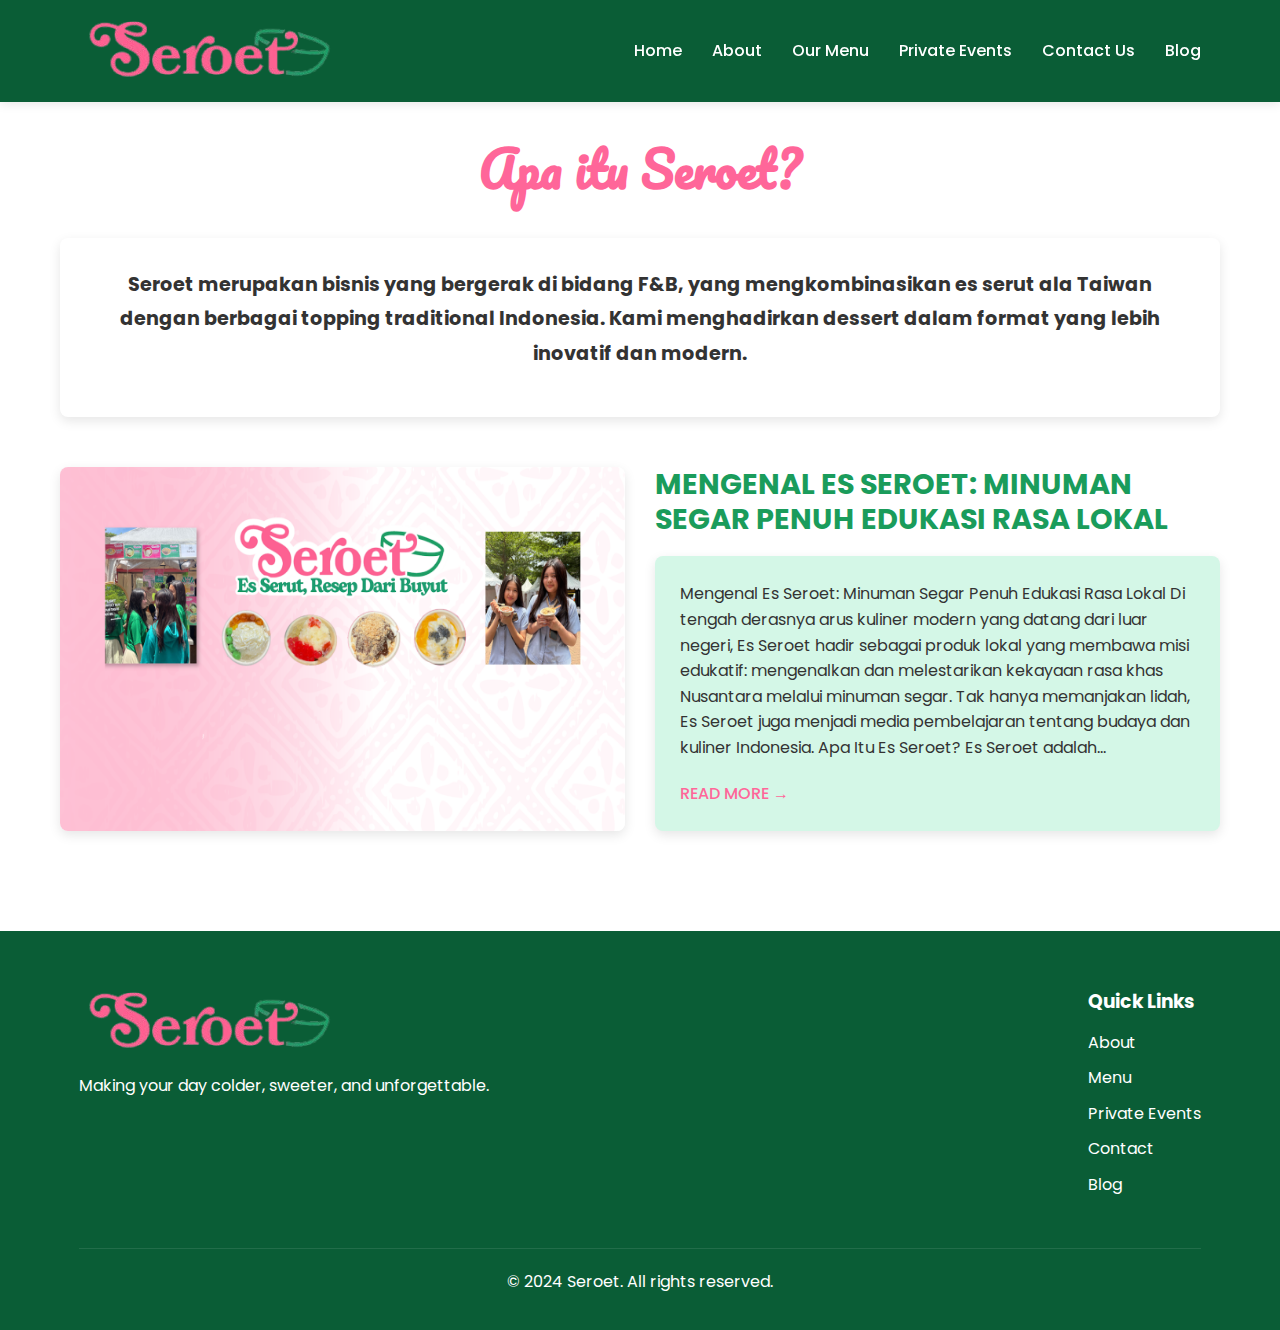
<file: blog.html>
<!DOCTYPE html>
<html lang="en">
<head>
    <meta charset="UTF-8">
    <meta name="viewport" content="width=device-width, initial-scale=1.0">
    <title>Apa itu Seroet - Seroet Blog</title>
    <link rel="stylesheet" href="stylesV1.css">
    <link rel="stylesheet" href="blog.css">
    <link rel="icon" href="photo//favicon.png" type="image/png">
    <link rel="preconnect" href="https://fonts.googleapis.com">
    <link href="https://fonts.googleapis.com/css2?family=Poppins:wght@300;400;500;600;700&family=Pacifico&display=swap" rel="stylesheet">
</head>
<body>
    <header>
        <div class="container">
            <div class="logo">
                <img src="photo/logo_Seroet_cropped.png" alt="Seroet Logo" class="logo-image">
            </div>
            <nav>
                <ul>
                    <li><a href="indexV1.html">Home</a></li>
                    <li><a href="indexV1.html#about">About</a></li>
                    <li><a href="indexV1.html#menu">Our Menu</a></li>
                    <li><a href="indexV1.html#events">Private Events</a></li>
                    <li><a href="indexV1.html#contact">Contact Us</a></li>
                    <li><a href="blog.html" class="active">Blog</a></li>
                </ul>
            </nav>
            <div class="mobile-menu-btn">
                <span></span>
                <span></span>
                <span></span>
            </div>
        </div>
    </header>

    <main class="blog-main">
        <div class="blog-container">
            <div class="blog-title">
                <h1>Apa itu Seroet?</h1>
            </div>
            
            <div class="blog-intro">
                <p><strong>Seroet merupakan bisnis yang bergerak di bidang F&B, yang mengkombinasikan es serut ala Taiwan dengan berbagai topping traditional Indonesia. Kami menghadirkan dessert dalam format yang lebih inovatif dan modern.</strong></p>
            </div>
            
            <div class="content-section">
                <div class="article-image">
                    <img src="photo/blog.jpg" alt="Mengenal Es Seroet: Minuman Segar Penuh Edukasi Rasa Lokal">
                </div>
                
                <div class="feature-section">
                    <h2 class="feature-title">MENGENAL ES SEROET: MINUMAN SEGAR PENUH EDUKASI RASA LOKAL</h2>
                    
                    <div class="feature-content">
                        <p>Mengenal Es Seroet: Minuman Segar Penuh Edukasi Rasa Lokal Di tengah derasnya arus kuliner modern yang datang dari luar negeri, Es Seroet hadir sebagai produk lokal yang membawa misi edukatif: mengenalkan dan melestarikan kekayaan rasa khas Nusantara melalui minuman segar. Tak hanya memanjakan lidah, Es Seroet juga menjadi media pembelajaran tentang budaya dan kuliner Indonesia. Apa Itu Es Seroet? Es Seroet adalah...</p>
                        
                        <a class="read-more" id="openArticleModal">READ MORE →</a>
                    </div>
                </div>
            </div>
        </div>
    </main>
    
    <!-- Popup for full article -->
    <div class="modal-overlay" id="articleModal">
        <div class="modal-container">
            <div class="modal-close" id="closeArticleModal">×</div>
            
            <div class="modal-header">
                <div class="modal-date">April 13, 2025</div>
                <h1 class="modal-title">Mengenal Es Seroet: Minuman Segar Penuh Edukasi Rasa Lokal</h1>
            </div>
            
            <div class="modal-content">
                <p>Di tengah derasnya arus kuliner modern yang datang dari luar negeri, Es Seroet hadir sebagai produk lokal yang membawa misi edukatif: mengenalkan dan melestarikan kekayaan rasa khas Nusantara melalui minuman segar. Tak hanya memanjakan lidah, Es Seroet juga menjadi media pembelajaran tentang budaya dan kuliner Indonesia.</p>
                
                <h2>Apa Itu Es Seroet?</h2>
                <p>Es Seroet adalah minuman es kekinian yang memadukan cita rasa tradisional khas Indonesia dengan tampilan yang modern dan menggugah selera. Nama "seroet" menggambarkan sensasi menyeruput es dengan nikmat—mengajak siapa pun untuk menikmati kekayaan rasa lokal dalam setiap tegukan.</p>
                
                <p>Produk ini tidak sekadar menjual minuman, tapi juga menjual cerita: tentang bahan-bahan lokal, warisan kuliner, dan kebanggaan akan kekayaan rasa Indonesia.</p>
                
                <h2>Misi Edukasi di Balik Setiap Varian Rasa</h2>
                <p>Setiap varian rasa Es Seroet tidak dibuat secara asal. Di balik rasa yang lezat, ada nilai edukasi yang ingin disampaikan:</p>
                
                <p><strong>Es Seroet Klepon</strong> - Mengajak generasi muda mengenal kue tradisional khas Jawa yang mulai jarang ditemukan.</p>
                
                <p><strong>Es Seroet Rujak Serut</strong> - Memberikan pengalaman rasa dari jajanan pasar yang populer di banyak daerah Indonesia.</p>
                
                <p><strong>Es Seroet Kacang Ijo</strong> - Mengedukasi tentang khasiat kacang hijau sebagai bahan pangan lokal yang kaya gizi.</p>
                
                <p><strong>Es Seroet Rempah Jahe</strong> - Mengenalkan rempah-rempah asli Indonesia yang dulu menjadi incaran dunia.</p>
                
                <p>Setiap cup Es Seroet bisa dilengkapi dengan info singkat atau QR code yang dapat dipindai untuk membaca kisah di balik rasa tersebut—mulai dari asal usul, bahan utama, hingga nilai budayanya.</p>
                
                <h2>Mengapa Es Seroet Layak Jadi Pilihan Edukatif?</h2>
                
                <h3>Bahan Lokal Berkualitas</h3>
                <p>Es Seroet menggunakan bahan asli Indonesia—seperti gula aren, pandan, santan, dan rempah pilihan—sekaligus memberdayakan petani dan produsen lokal.</p>
                
                <h3>Inovatif dan Ramah Anak Muda</h3>
                <p>Dikemas secara modern dengan desain yang menarik, Es Seroet cocok untuk menjadi media pembelajaran rasa yang menyenangkan bagi anak muda.</p>
                
                <h3>Cocok untuk Sekolah dan Edu-Wisata</h3>
                <p>Produk ini dapat menjadi bagian dari edukasi kuliner di sekolah atau acara wisata edukasi, sekaligus mengajak anak-anak dan remaja lebih mengenal warisan kuliner Indonesia.</p>
                
                <h3>Sehat dan Alami</h3>
                <p>Tidak mengandung pemanis buatan berlebihan, serta mengangkat konsep clean label untuk mendukung gaya hidup sehat.</p>
                
                <h2>Penutup: Belajar Rasa, Cinta Budaya</h2>
                <p>Es Seroet bukan hanya minuman pelepas dahaga, tapi juga jembatan antara masa lalu dan masa kini. Dengan menghadirkan rasa-rasa otentik dari berbagai daerah, Es Seroet menjadi cara seru untuk belajar tentang Indonesia—lewat satu seruput yang penuh makna.</p>
            </div>
        </div>
    </div>

    <footer>
        <div class="container">
            <div class="footer-content">
                <div class="footer-logo">
                    <img src="photo/logo_Seroet_cropped.png" alt="Seroet Logo" class="footer-logo-image">
                    <p>Making your day colder, sweeter, and unforgettable.</p>
                </div>
                <div class="footer-links">
                    <h3>Quick Links</h3>
                    <ul>
                        <li><a href="indexV1.html#about">About</a></li>
                        <li><a href="indexV1.html#menu">Menu</a></li>
                        <li><a href="indexV1.html#events">Private Events</a></li>
                        <li><a href="indexV1.html#contact">Contact</a></li>
                        <li><a href="blog.html">Blog</a></li>
                    </ul>
                </div>
            </div>
            <div class="footer-bottom">
                <p>&copy; 2024 Seroet. All rights reserved.</p>
            </div>
        </div>
    </footer>

    <script>
        // Simple mobile menu toggle
        document.querySelector('.mobile-menu-btn').addEventListener('click', function() {
            document.querySelector('nav').classList.toggle('active');
            this.classList.toggle('active');
        });
        
        // Modal functionality
        const modal = document.getElementById('articleModal');
        const openModalBtn = document.getElementById('openArticleModal');
        const closeModalBtn = document.getElementById('closeArticleModal');
        
        // Open modal
        openModalBtn.addEventListener('click', function() {
            modal.classList.add('active');
            document.body.style.overflow = 'hidden'; // Prevent scrolling when modal is open
        });
        
        // Close modal
        closeModalBtn.addEventListener('click', function() {
            modal.classList.remove('active');
            document.body.style.overflow = 'auto'; // Re-enable scrolling
        });
        
        // Close modal when clicking outside
        modal.addEventListener('click', function(e) {
            if (e.target === modal) {
                modal.classList.remove('active');
                document.body.style.overflow = 'auto';
            }
        });
        
        // Close modal with Escape key
        document.addEventListener('keydown', function(e) {
            if (e.key === 'Escape' && modal.classList.contains('active')) {
                modal.classList.remove('active');
                document.body.style.overflow = 'auto';
            }
        });
    </script>
</body>
</html>
</file>
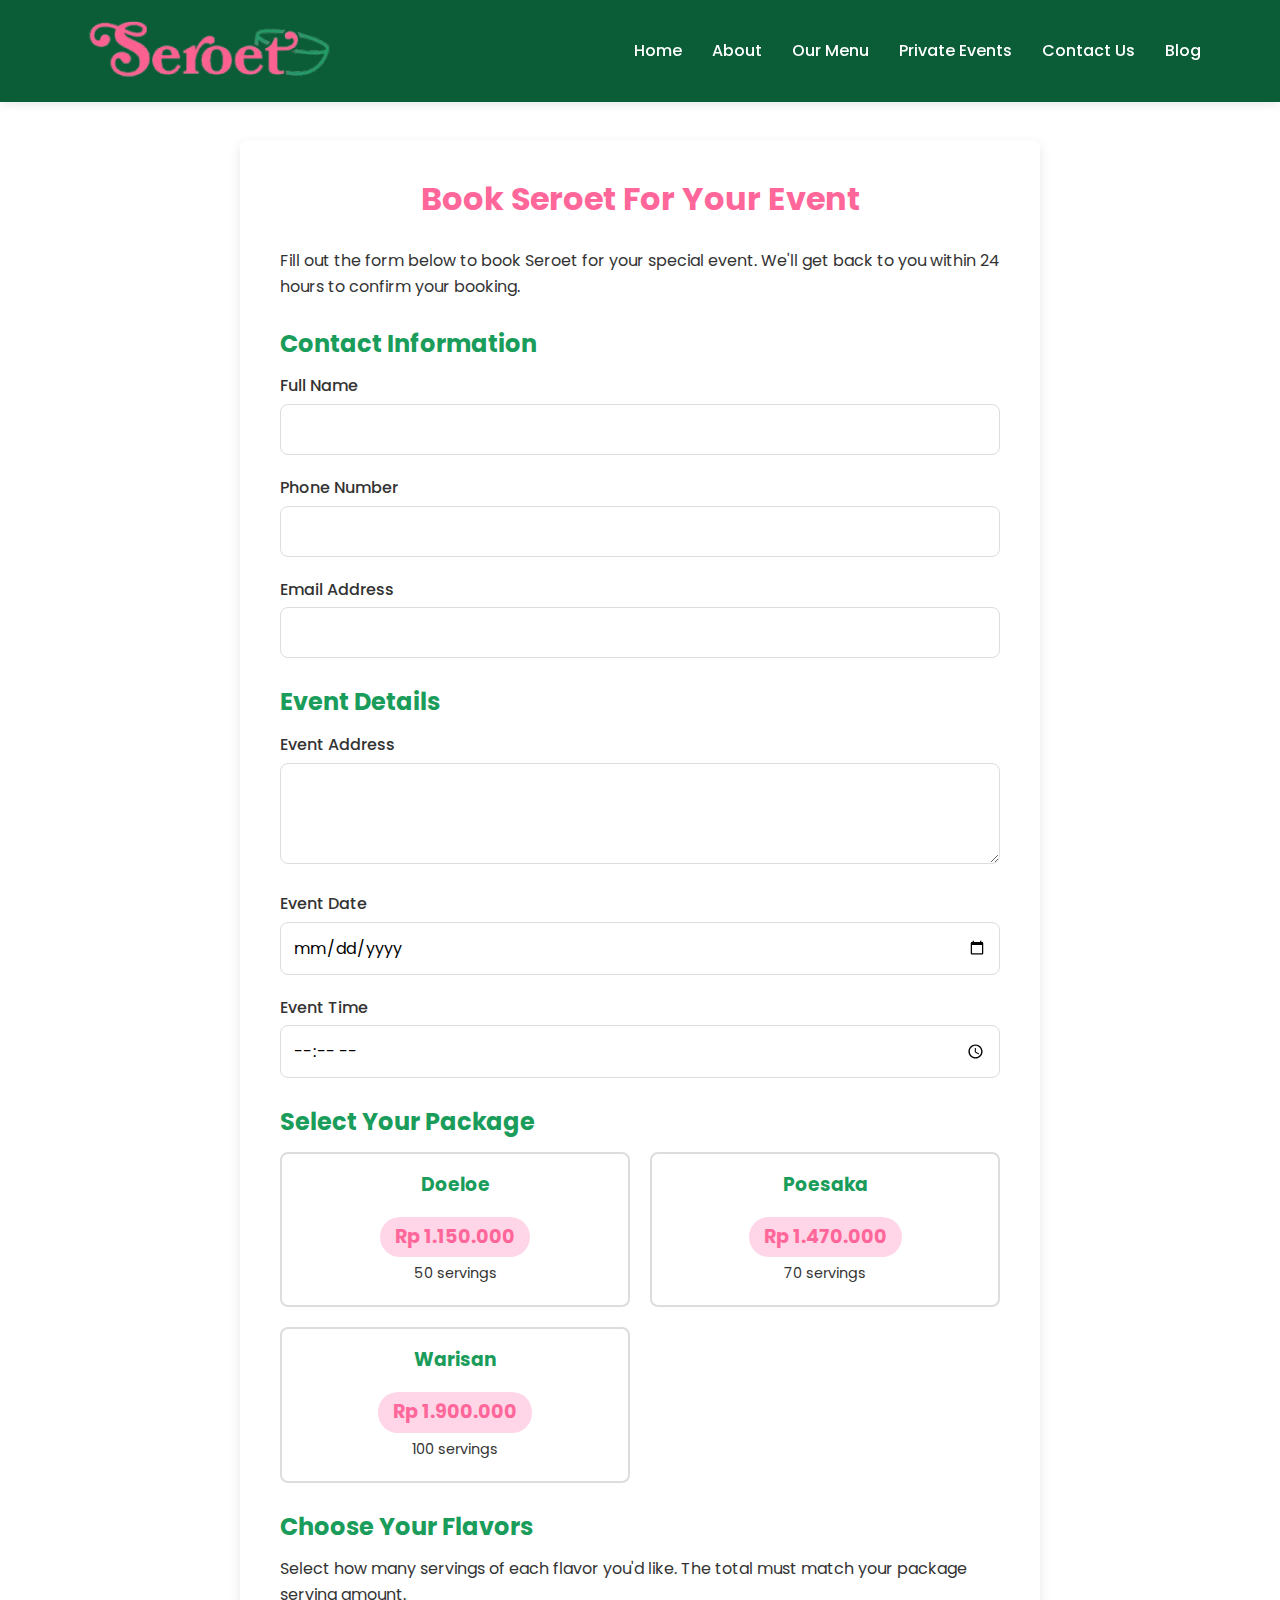
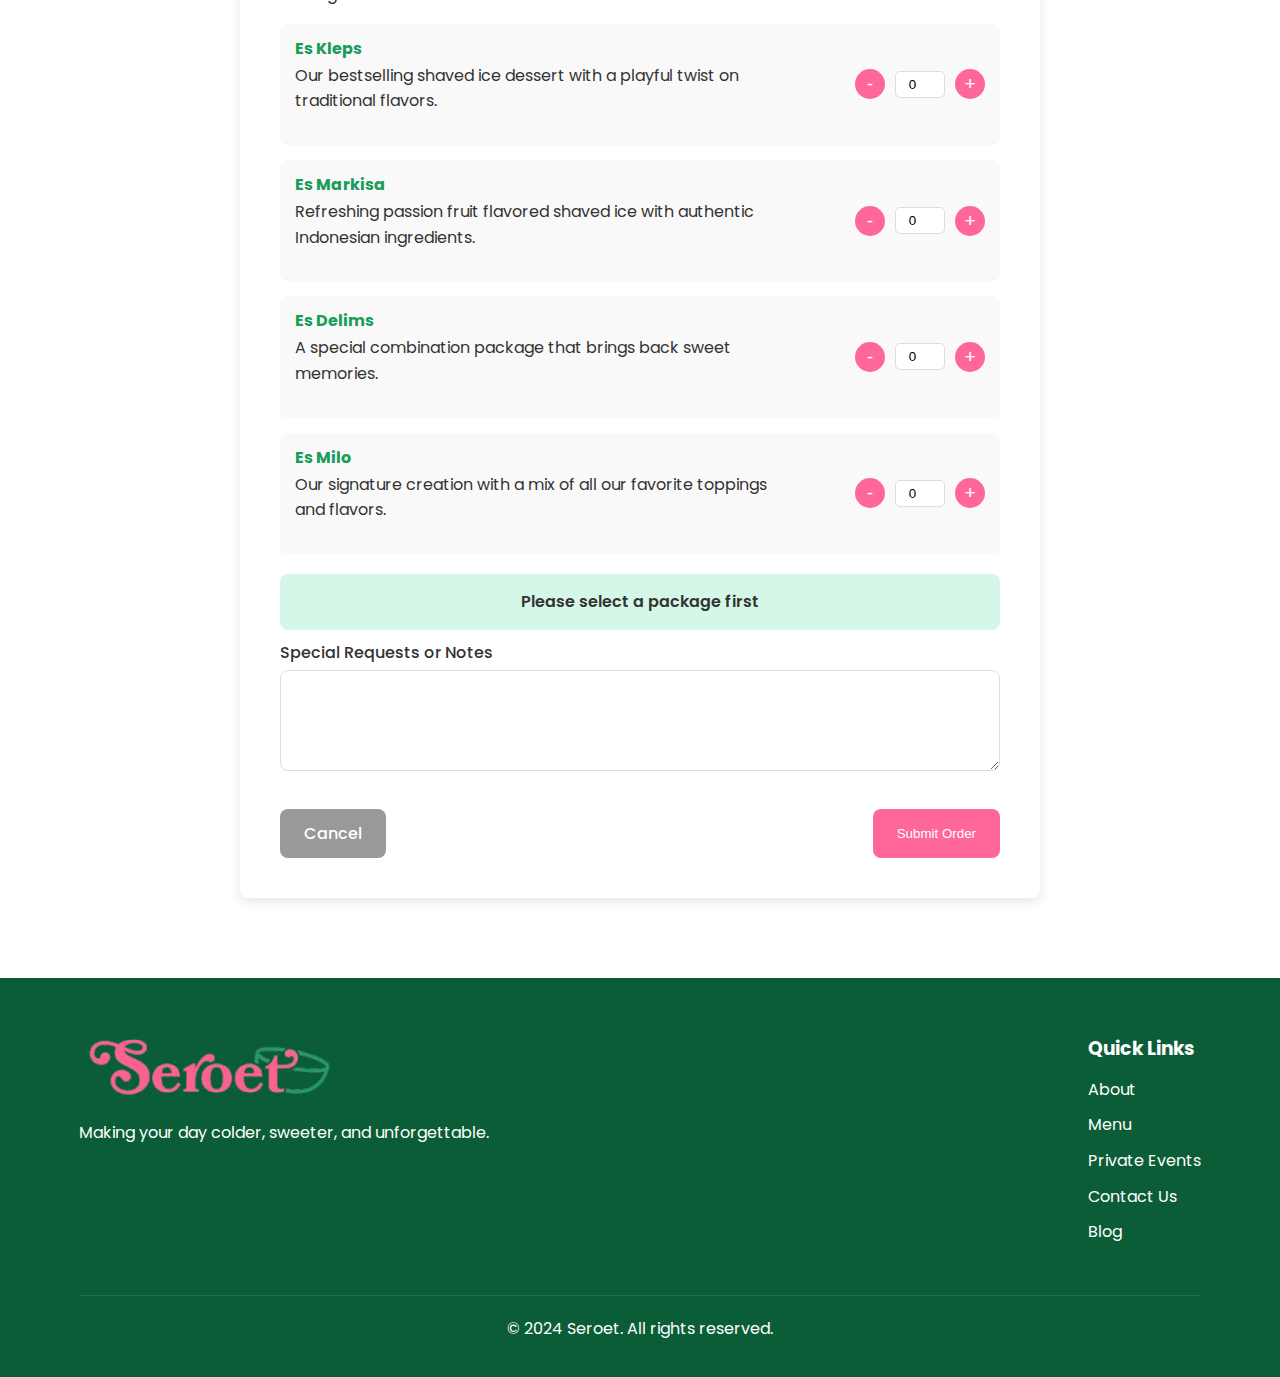
<file: form_order.html>
<!DOCTYPE html>
<html lang="en">
<head>
    <meta charset="UTF-8">
    <meta name="viewport" content="width=device-width, initial-scale=1.0">
    <title>Seroet - Book Seroet For Your Event</title>
    <link rel="stylesheet" href="stylesV1.css">
    <link rel="stylesheet" href="form_order.css">
    <link rel="icon" href="photo//favicon.png" type="image/png">
    <link rel="preconnect" href="https://fonts.googleapis.com">
    <link href="https://fonts.googleapis.com/css2?family=Poppins:wght@300;400;500;600;700&family=Pacifico&display=swap" rel="stylesheet">

</head>
<body>
    <header>
        <div class="container">
            <div class="logo">
                <img src="photo/logo_Seroet_cropped.png" alt="Seroet Logo" class="logo-image">
            </div>
            <nav>
                <ul>
                    <li><a href="indexV1.html">Home</a></li>
                    <li><a href="indexV1.html#about">About</a></li>
                    <li><a href="indexV1.html#menu">Our Menu</a></li>
                    <li><a href="indexV1.html#events">Private Events</a></li>
                    <li><a href="indexV1.html#contact">Contact Us</a></li>
                    <li><a href="blog.html" target="_blank">Blog</a></li>
                </ul>
            </nav>
            <div class="mobile-menu-btn">
                <span></span>
                <span></span>
                <span></span>
            </div>
        </div>
    </header>

    <section class="page-content" style="margin-top: 100px; padding-top: 40px;">
        <div class="container">
            <div class="order-form">
                <h1>Book Seroet For Your Event</h1>
                <p>Fill out the form below to book Seroet for your special event. We'll get back to you within 24 hours to confirm your booking.</p>
                
                <form id="eventBookingForm">
                    <h2>Contact Information</h2>
                    <div class="form-group">
                        <label for="name">Full Name</label>
                        <input type="text" id="name" name="name" required>
                    </div>
                    
                    <div class="form-group">
                        <label for="phone">Phone Number</label>
                        <input type="tel" id="phone" name="phone" required>
                    </div>
                    
                    <div class="form-group">
                        <label for="email">Email Address</label>
                        <input type="email" id="email" name="email" required>
                    </div>
                    
                    <h2>Event Details</h2>
                    <div class="form-group">
                        <label for="eventAddress">Event Address</label>
                        <textarea id="eventAddress" name="eventAddress" rows="3" required></textarea>
                    </div>
                    
                    <div class="form-group">
                        <label for="eventDate">Event Date</label>
                        <input type="date" id="eventDate" name="eventDate" required>
                    </div>
                    
                    <div class="form-group">
                        <label for="eventTime">Event Time</label>
                        <input type="time" id="eventTime" name="eventTime" required>
                    </div>
                    
                    <h2>Select Your Package</h2>
                    <div class="package-cards">
                        <div class="package-card" data-package="doeloe" data-servings="50" data-price="1150000">
                            <h3>Doeloe</h3>
                            <div class="price">Rp 1.150.000</div>
                            <div class="servings">50 servings</div>
                        </div>
                        
                        <div class="package-card" data-package="poesaka" data-servings="70" data-price="1470000">
                            <h3>Poesaka</h3>
                            <div class="price">Rp 1.470.000</div>
                            <div class="servings">70 servings</div>
                        </div>
                        
                        <div class="package-card" data-package="warisan" data-servings="100" data-price="1900000">
                            <h3>Warisan</h3>
                            <div class="price">Rp 1.900.000</div>
                            <div class="servings">100 servings</div>
                        </div>
                    </div>
                    
                    <input type="hidden" id="selectedPackage" name="selectedPackage">
                    <input type="hidden" id="totalServings" name="totalServings">
                    <input type="hidden" id="packagePrice" name="packagePrice">
                    
                    <div class="flavor-selection">
                        <h2>Choose Your Flavors</h2>
                        <p>Select how many servings of each flavor you'd like. The total must match your package serving amount.</p>
                        
                        <div class="flavor-item">
                            <div class="flavor-info">
                                <h4>Es Kleps</h4>
                                <p class="flavor-text">Our bestselling shaved ice dessert with a playful twist on traditional flavors.</p>
                            </div>
                            <div class="quantity-control">
                                <button type="button" class="quantity-btn decrease">-</button>
                                <input type="number" class="quantity-input" name="flavor_kleps" value="0" min="0" readonly>
                                <button type="button" class="quantity-btn increase">+</button>
                            </div>
                        </div>
                        
                        <div class="flavor-item">
                            <div class="flavor-info">
                                <h4>Es Markisa</h4>
                                <p class="flavor-text">Refreshing passion fruit flavored shaved ice with authentic Indonesian ingredients.</p>
                            </div>
                            <div class="quantity-control">
                                <button type="button" class="quantity-btn decrease">-</button>
                                <input type="number" class="quantity-input" name="flavor_markisa" value="0" min="0" readonly>
                                <button type="button" class="quantity-btn increase">+</button>
                            </div>
                        </div>
                        
                        <div class="flavor-item">
                            <div class="flavor-info">
                                <h4>Es Delims</h4>
                                <p class="flavor-text">A special combination package that brings back sweet memories.</p>
                            </div>
                            <div class="quantity-control">
                                <button type="button" class="quantity-btn decrease">-</button>
                                <input type="number" class="quantity-input" name="flavor_delims" value="0" min="0" readonly>
                                <button type="button" class="quantity-btn increase">+</button>
                            </div>
                        </div>
                        
                        <div class="flavor-item">
                            <div class="flavor-info">
                                <h4>Es Milo</h4>
                                <p class="flavor-text">Our signature creation with a mix of all our favorite toppings and flavors.</p>
                            </div>
                            <div class="quantity-control">
                                <button type="button" class="quantity-btn decrease">-</button>
                                <input type="number" class="quantity-input" name="flavor_milo" value="0" min="0" readonly>
                                <button type="button" class="quantity-btn increase">+</button>
                            </div>
                        </div>
                        
                        <div class="total-counter" id="servingsCounter">
                            Please select a package first
                        </div>
                    </div>
                    
                    <div class="form-group">
                        <label for="specialRequests">Special Requests or Notes</label>
                        <textarea id="specialRequests" name="specialRequests" rows="3"></textarea>
                    </div>
                    
                    <div class="form-actions">
                        <a href="indexV1.html" class="btn" style="background-color: #999;">Cancel</a>
                        <button type="submit" class="btn" id="submitBtn" disabled>Submit Order</button>
                    </div>
                </form>
            </div>
        </div>
    </section>

    <footer>
        <div class="container">
            <div class="footer-content">
                <div class="footer-logo">
                    <img src="photo/logo_Seroet_cropped.png" alt="Seroet Logo" class="footer-logo-image">
                    <p>Making your day colder, sweeter, and unforgettable.</p>
                </div>
                <div class="footer-links">
                    <h3>Quick Links</h3>
                    <ul>
                        <li><a href="indexV1.html#about">About</a></li>
                        <li><a href="indexV1.html#menu">Menu</a></li>
                        <li><a href="indexV1.html#events">Private Events</a></li>
                        <li><a href="indexV1.html#contact">Contact Us</a></li>
                        <li><a href="blog.html">Blog</a></li>
                    </ul>
                </div>
            </div>
            <div class="footer-bottom">
                <p>&copy; 2024 Seroet. All rights reserved.</p>
            </div>
        </div>
    </footer>

    <script>
        document.addEventListener('DOMContentLoaded', function() {
            // Mobile menu toggle
            document.querySelector('.mobile-menu-btn').addEventListener('click', function() {
                document.querySelector('nav').classList.toggle('active');
                this.classList.toggle('active');
            });
            
            // Variables
            const packageCards = document.querySelectorAll('.package-card');
            const quantityInputs = document.querySelectorAll('.quantity-input');
            const increaseButtons = document.querySelectorAll('.increase');
            const decreaseButtons = document.querySelectorAll('.decrease');
            const servingsCounter = document.getElementById('servingsCounter');
            const submitBtn = document.getElementById('submitBtn');
            
            let selectedPackage = null;
            let maxServings = 0;
            
            // Package selection
            packageCards.forEach(card => {
                card.addEventListener('click', function() {
                    // Remove selected class from all cards
                    packageCards.forEach(c => c.classList.remove('selected'));
                    
                    // Add selected class to clicked card
                    this.classList.add('selected');
                    
                    // Update selected package info
                    selectedPackage = this.dataset.package;
                    maxServings = parseInt(this.dataset.servings);
                    const packagePrice = this.dataset.price;
                    
                    // Update hidden fields
                    document.getElementById('selectedPackage').value = selectedPackage;
                    document.getElementById('totalServings').value = maxServings;
                    document.getElementById('packagePrice').value = packagePrice;
                    
                    // Reset all quantity inputs
                    quantityInputs.forEach(input => {
                        input.value = 0;
                    });
                    
                    // Update counter
                    updateServingsCounter();
                    
                    // Enable flavor selection
                    enableFlavorSelection();
                });
            });
            
            // Increase quantity
            increaseButtons.forEach(button => {
                button.addEventListener('click', function() {
                    if (!selectedPackage) {
                        alert('Please select a package first');
                        return;
                    }
                    
                    const input = this.parentElement.querySelector('.quantity-input');
                    const currentValue = parseInt(input.value);
                    const currentTotal = calculateTotalServings();
                    
                    if (currentTotal < maxServings) {
                        input.value = currentValue + 1;
                        updateServingsCounter();
                    }
                });
            });
            
            // Decrease quantity
            decreaseButtons.forEach(button => {
                button.addEventListener('click', function() {
                    const input = this.parentElement.querySelector('.quantity-input');
                    const currentValue = parseInt(input.value);
                    
                    if (currentValue > 0) {
                        input.value = currentValue - 1;
                        updateServingsCounter();
                    }
                });
            });
            
            // Calculate total servings
            function calculateTotalServings() {
                let total = 0;
                quantityInputs.forEach(input => {
                    total += parseInt(input.value);
                });
                return total;
            }
            
            // Update servings counter
            function updateServingsCounter() {
                if (!selectedPackage) {
                    servingsCounter.textContent = 'Please select a package first';
                    servingsCounter.classList.remove('error');
                    submitBtn.disabled = true;
                    return;
                }
                
                const currentTotal = calculateTotalServings();
                const remaining = maxServings - currentTotal;
                
                if (remaining === 0) {
                    servingsCounter.textContent = `Perfect! You've selected all ${maxServings} servings.`;
                    servingsCounter.classList.remove('error');
                    submitBtn.disabled = false;
                } else if (remaining > 0) {
                    servingsCounter.textContent = `You need to select ${remaining} more servings to complete your order.`;
                    servingsCounter.classList.remove('error');
                    submitBtn.disabled = true;
                } else {
                    servingsCounter.textContent = `You've selected ${Math.abs(remaining)} too many servings. Please adjust your selection.`;
                    servingsCounter.classList.add('error');
                    submitBtn.disabled = true;
                }
            }
            
            // Enable flavor selection
            function enableFlavorSelection() {
                quantityInputs.forEach(input => {
                    input.readOnly = false;
                });
            }
            
            // Form submission
            document.getElementById('eventBookingForm').addEventListener('submit', function(e) {
                e.preventDefault();
                
                if (!selectedPackage) {
                    alert('Please select a package');
                    return;
                }
                
                const currentTotal = calculateTotalServings();
                if (currentTotal !== maxServings) {
                    alert(`Please select exactly ${maxServings} servings in total`);
                    return;
                }
                
                // Here you would normally submit the form to your server
                // For now, we'll just show a success message
                alert('Thank you for your order! We will contact you shortly to confirm the details.');
                
                // Optionally redirect back to home page
                // window.location.href = 'indexV1.html';
            });
        });
    </script>
</body>
</html>
</file>
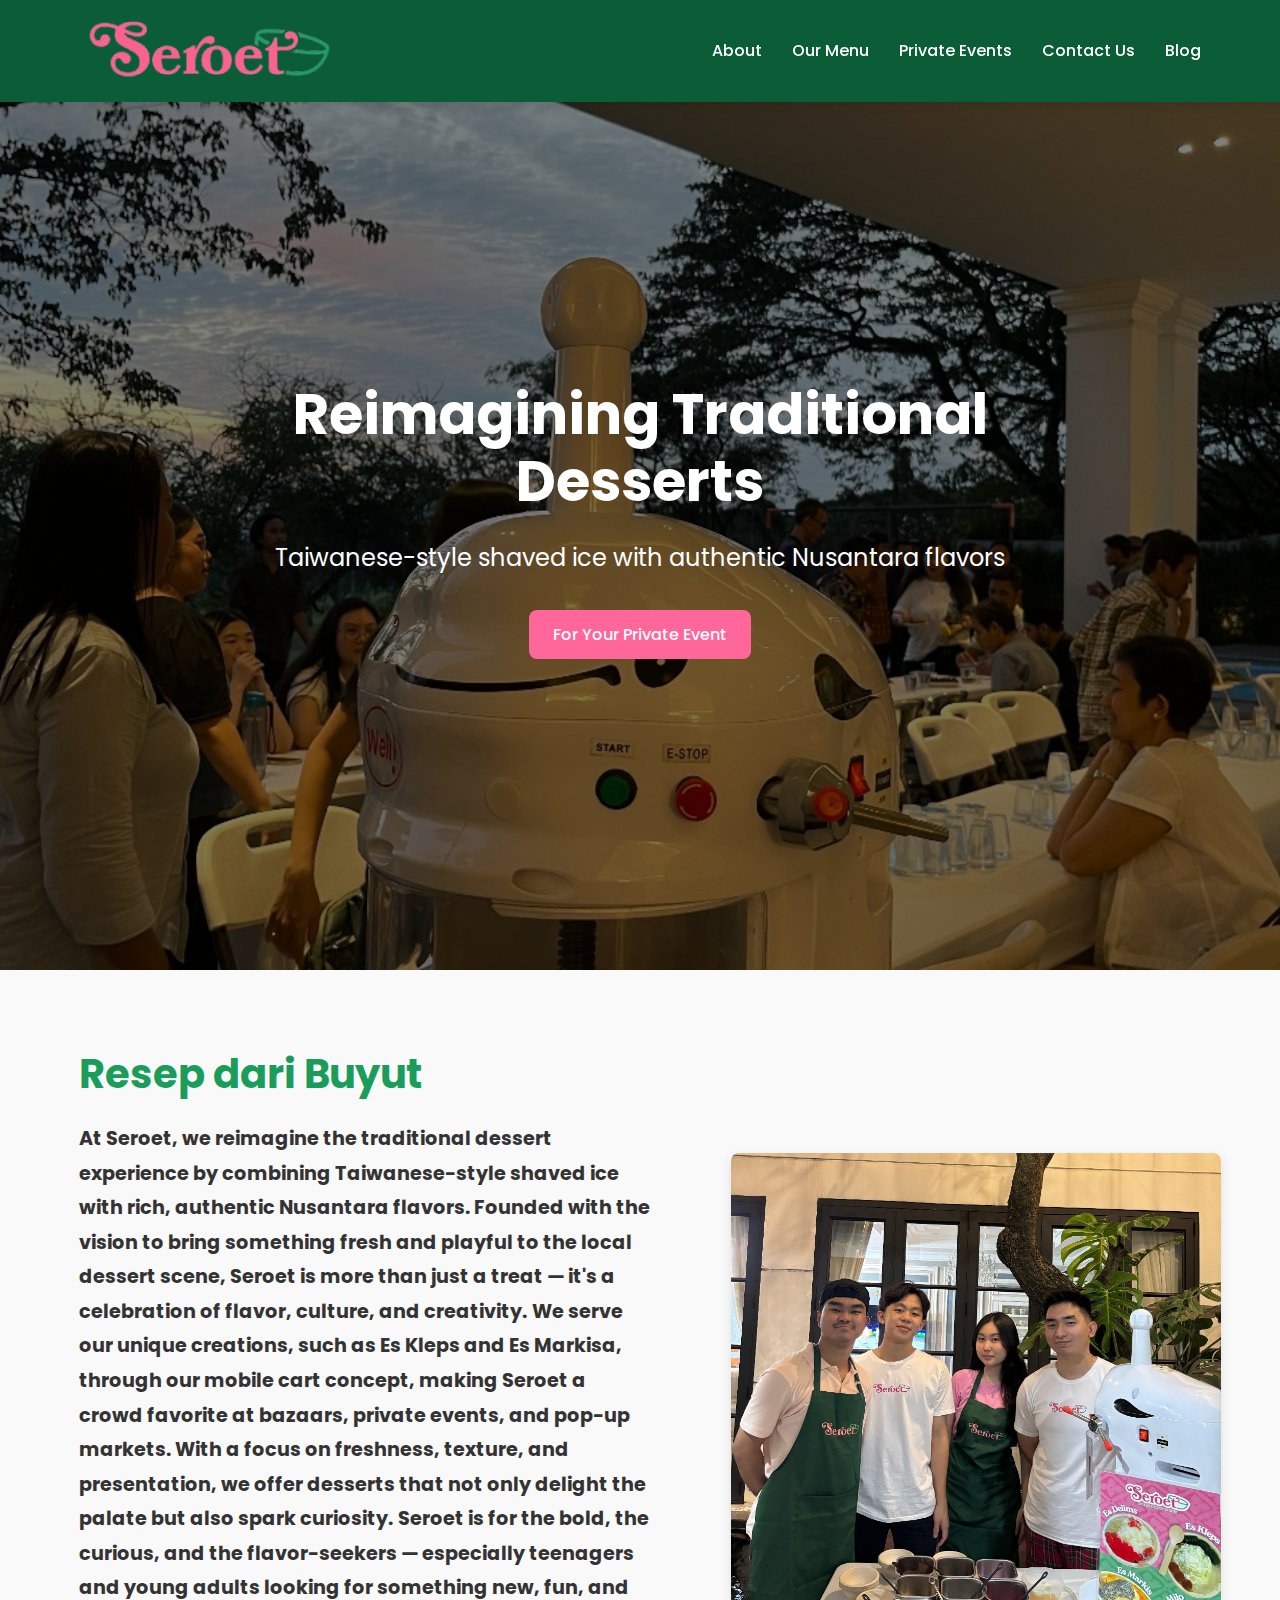
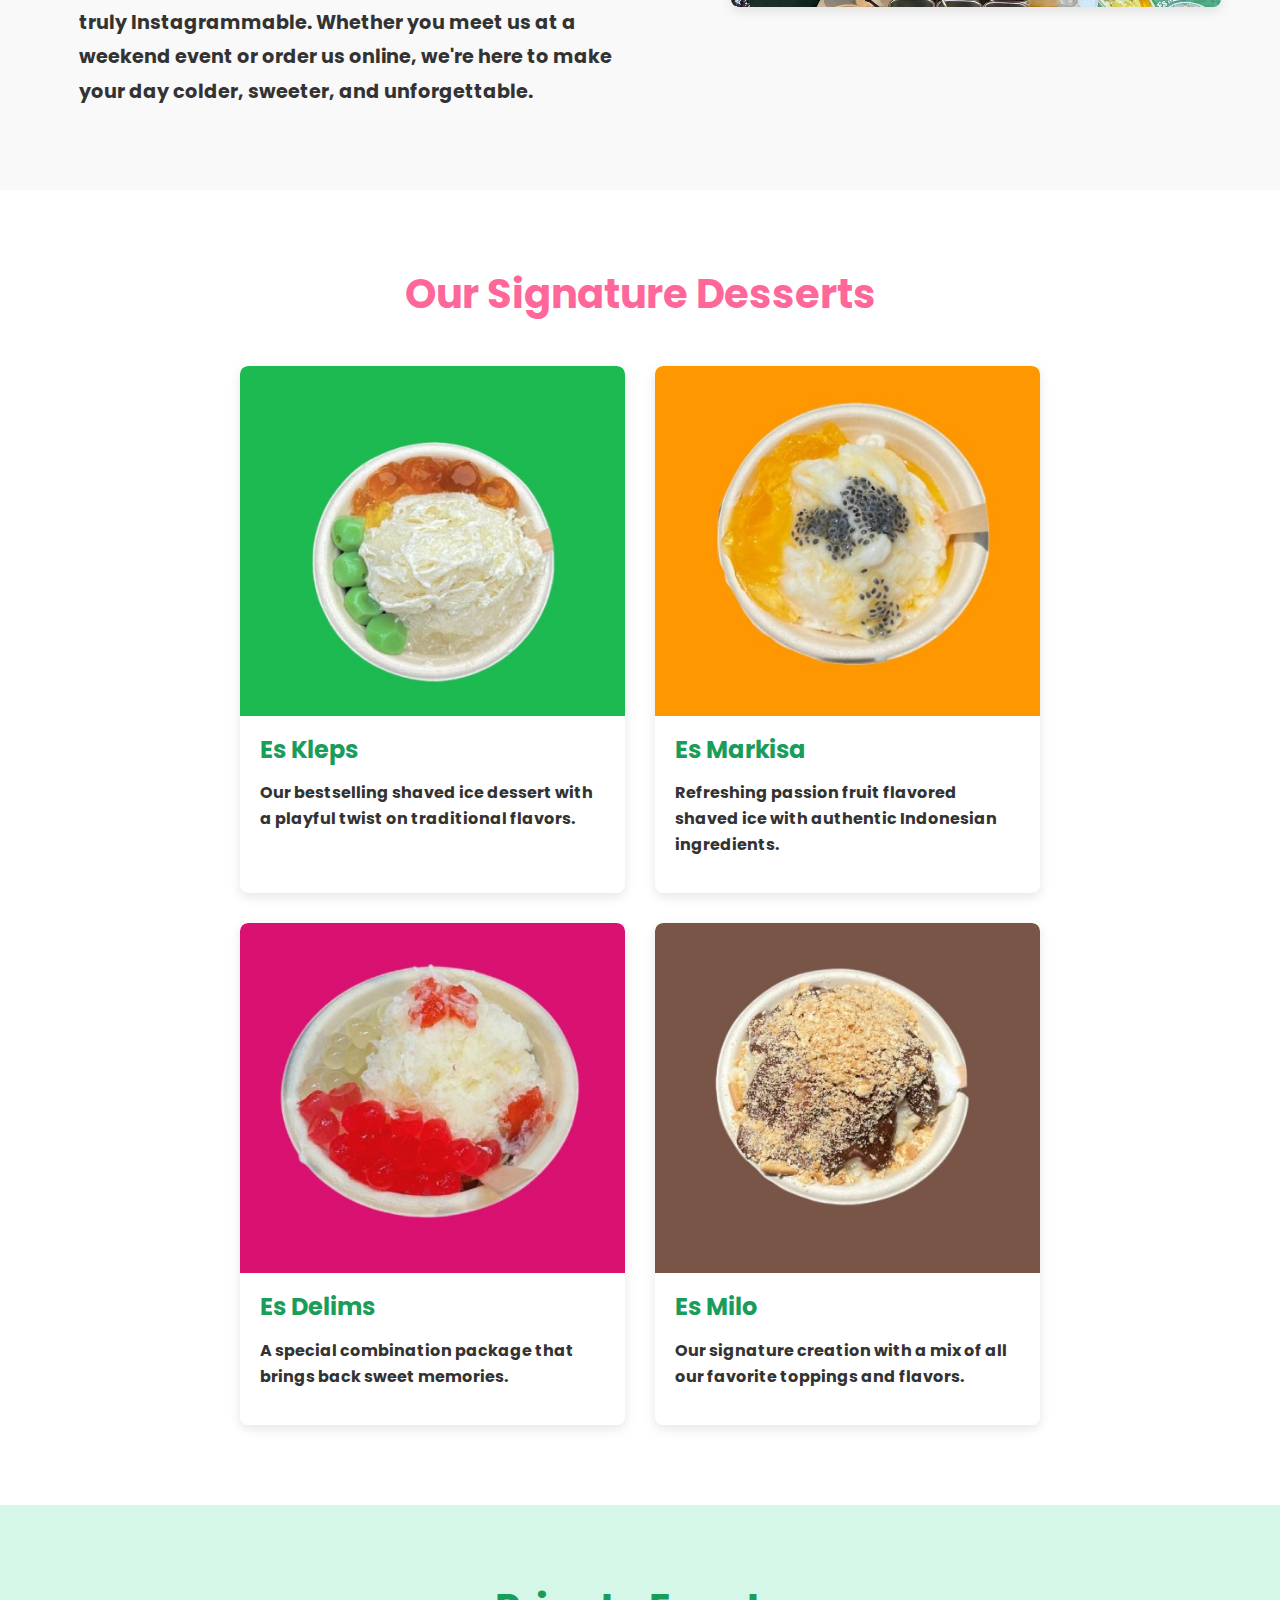
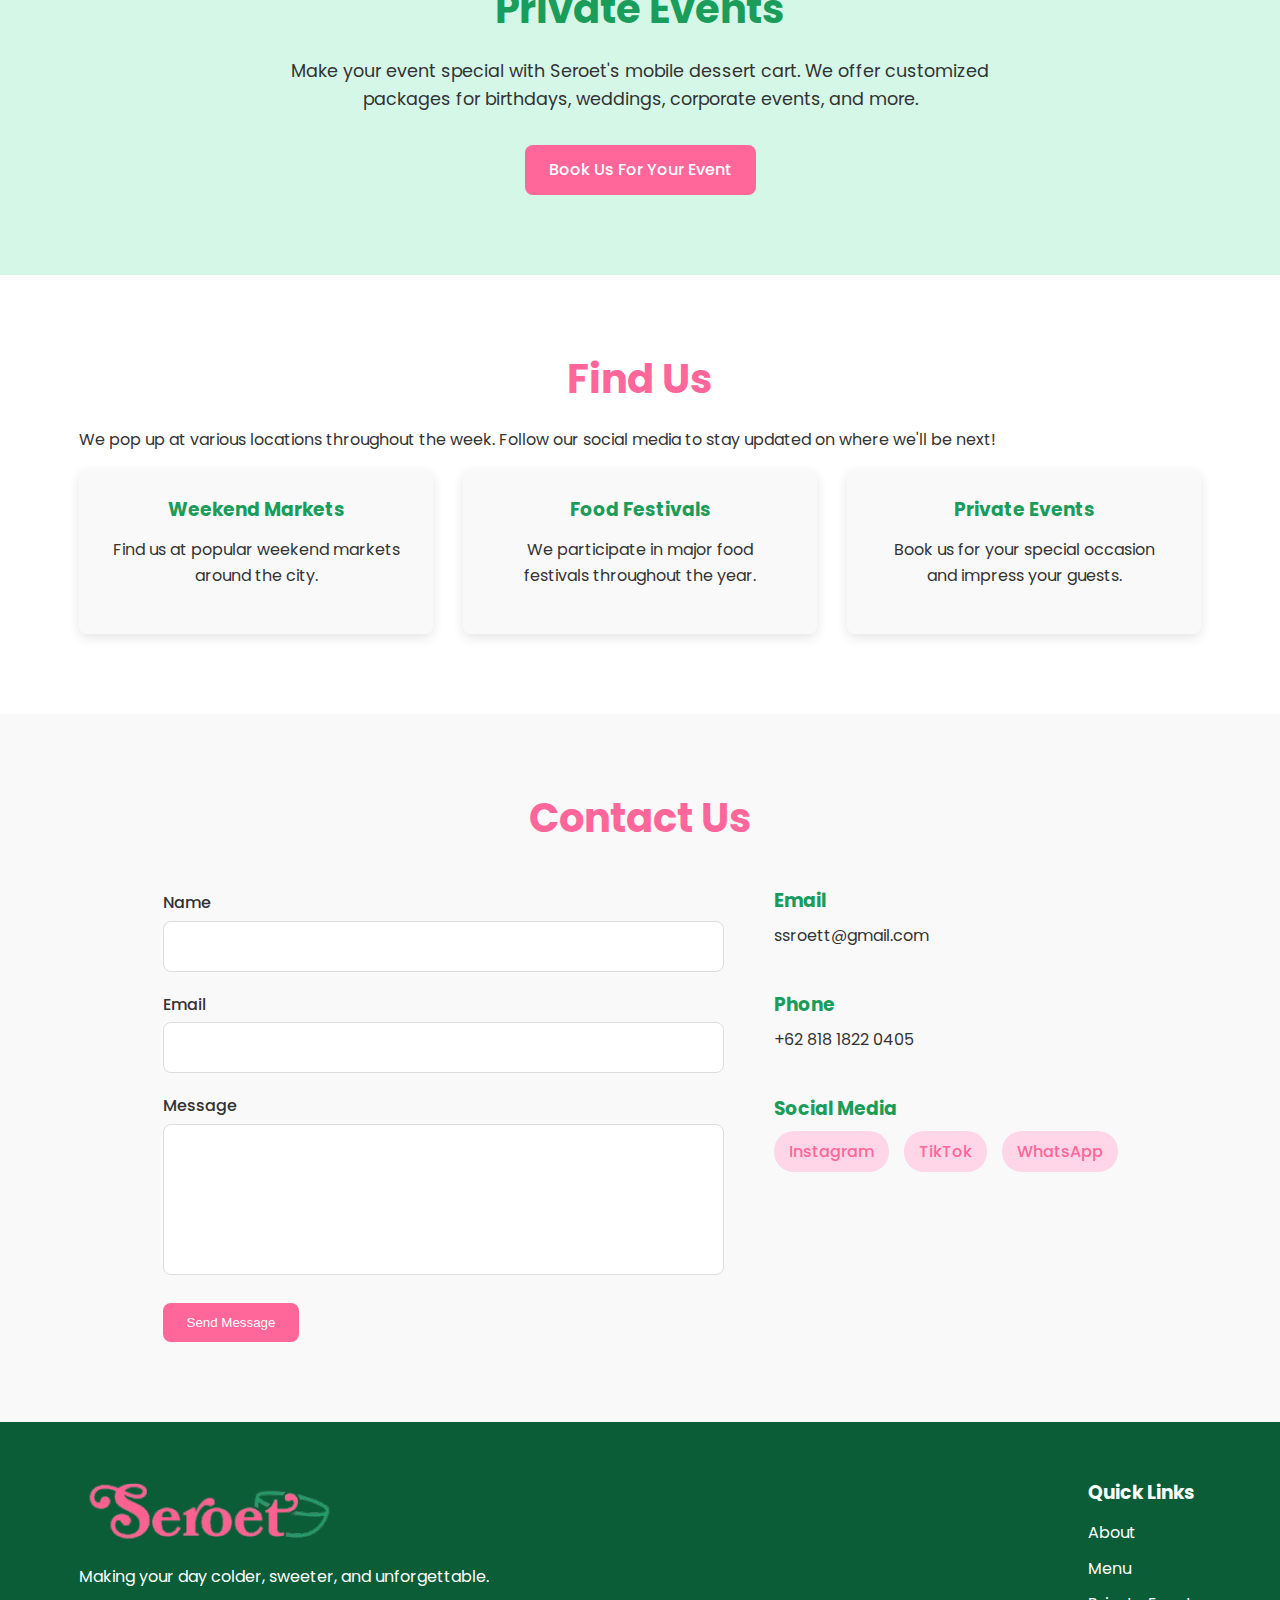
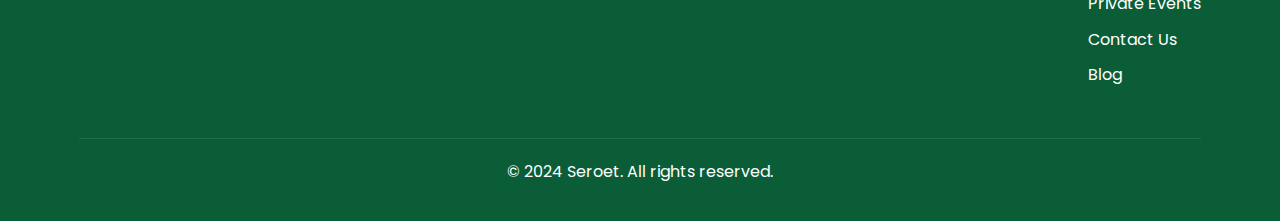
<file: indexV1.html>
<!DOCTYPE html>
<html lang="en">
<head>
    <meta charset="UTF-8">
    <meta name="viewport" content="width=device-width, initial-scale=1.0">
    <title>Seroet - Taiwanese-style Shaved Ice with Nusantara Flavors</title>
    <link rel="stylesheet" href="stylesV1.css">
    <link rel="preconnect" href="https://fonts.googleapis.com">
    <link rel="icon" href="photo//favicon.png" type="image/png">
    <link href="https://fonts.googleapis.com/css2?family=Poppins:wght@300;400;500;600;700&family=Pacifico&display=swap" rel="stylesheet">
</head>
<body>
    <header>
        <div class="container">
            <div class="logo">
                <a href="#top">
                    <img src="photo/logo_Seroet_cropped.png" alt="Seroet Logo" class="logo-image">
                </a>
            </div>
            <nav>
                <ul>
                    <li><a href="#about">About</a></li>
                    <li><a href="#menu">Our Menu</a></li>
                    <li><a href="#events">Private Events</a></li>        
                    <li><a href="#contact">Contact Us</a></li>
                    <li><a href="blog.html" target="_blank">Blog</a></li>
                </ul>
            </nav>
            <div class="mobile-menu-btn">
                <span></span>
                <span></span>
                <span></span>
            </div>
        </div>
    </header>

    <section class="hero">
        <div class="container">
            <div class="hero-content">
                <h1>Reimagining Traditional Desserts</h1>
                <p>Taiwanese-style shaved ice with authentic Nusantara flavors</p>
                <a href="#events" class="btn">For Your Private Event</a>
            </div>
        </div>
    </section>

    <section id="about" class="about">
        <div class="container">
            <div class="about-content">
                <div class="about-text">
                    <h2>Resep dari Buyut</h2>
                    <strong>At Seroet, we reimagine the traditional dessert experience by combining Taiwanese-style shaved ice with rich, authentic Nusantara flavors. Founded with the vision to bring something fresh and playful to the local dessert scene, Seroet is more than just a treat — it's a celebration of flavor, culture, and creativity.</strong>
                    <strong>We serve our unique creations, such as Es Kleps and Es Markisa, through our mobile cart concept, making Seroet a crowd favorite at bazaars, private events, and pop-up markets. With a focus on freshness, texture, and presentation, we offer desserts that not only delight the palate but also spark curiosity.</strong>
                    <strong>Seroet is for the bold, the curious, and the flavor-seekers — especially teenagers and young adults looking for something new, fun, and truly Instagrammable. Whether you meet us at a weekend event or order us online, we're here to make your day colder, sweeter, and unforgettable.</strong>
                </div>
                <div class="about-image">
                    <img src="photo/resep_buyut.jpg" alt="Seroet dessert stand with team members">
                </div>
            </div>
        </div>
    </section>

    <section id="menu" class="menu">
        <div class="container">
            <h2>Our Signature Desserts</h2>
            <div class="menu-items">
                <div class="menu-item">
                    <div class="menu-item-image">
                        <img src="photo/klepon.jpeg" alt="Es Kleps">
                    </div>
                    <div class="menu-item-content">
                        <h3>Es Kleps</h3>
                        <p><strong>Our bestselling shaved ice dessert with a playful twist on traditional flavors.</strong></p>
                    </div>
                </div>
                <div class="menu-item">
                    <div class="menu-item-image">
                        <img src="photo/es_markisa.jpeg" alt="Es Markisa">
                    </div>
                    <div class="menu-item-content">
                        <h3>Es Markisa</h3>
                        <p><strong>Refreshing passion fruit flavored shaved ice with authentic Indonesian ingredients.</strong></p>
                    </div>
                </div>
                <div class="menu-item">
                    <div class="menu-item-image">
                        <img src="photo/Es_delima.jpeg" alt="Es Delims">
                    </div>
                    <div class="menu-item-content">
                        <h3>Es Delims</h3>
                        <p><strong>A special combination package that brings back sweet memories.</strong></p>
                    </div>
                </div>
                <div class="menu-item">
                    <div class="menu-item-image">
                        <img src="photo/es_milo.jpeg" alt="Es Milo">
                    </div>
                    <div class="menu-item-content">
                        <h3>Es Milo</h3>
                        <p><strong>Our signature creation with a mix of all our favorite toppings and flavors.</strong></p>
                    </div>
                </div>
            </div>
        </div>
    </section>

    <section id="events" class="events">
        <div class="container">
            <h2>Private Events</h2>
            <p>Make your event special with Seroet's mobile dessert cart. We offer customized packages for birthdays, weddings, corporate events, and more.</p>
            <div class="event-cta">
                <a href="form_order.html" class="btn" target="_blank">Book Us For Your Event</a>
            </div>
        </div>
    </section>

    <section id="locations" class="locations">
        <div class="container">
            <h2>Find Us</h2>
            <p>We pop up at various locations throughout the week. Follow our social media to stay updated on where we'll be next!</p>
            <div class="location-types">
                <div class="location-type">
                    <h3>Weekend Markets</h3>
                    <p>Find us at popular weekend markets around the city.</p>
                </div>
                <div class="location-type">
                    <h3>Food Festivals</h3>
                    <p>We participate in major food festivals throughout the year.</p>
                </div>
                <div class="location-type">
                    <h3>Private Events</h3>
                    <p>Book us for your special occasion and impress your guests.</p>
                </div>
            </div>
        </div>
    </section>

    <section id="contact" class="contact">
        <div class="container">
            <h2>Contact Us</h2>
            <div class="contact-content">
                <div class="contact-form">
                    <form>
                        <div class="form-group">
                            <label for="name">Name</label>
                            <input type="text" id="name" name="name" required>
                        </div>
                        <div class="form-group">
                            <label for="email">Email</label>
                            <input type="email" id="email" name="email" required>
                        </div>
                        <div class="form-group">
                            <label for="message">Message</label>
                            <textarea id="message" name="message" rows="5" required></textarea>
                        </div>
                        <button type="submit" class="btn">Send Message</button>
                    </form>
                </div>
                <div class="contact-info">
                    <div class="info-item">
                        <h3>Email</h3>
                        <p>ssroett@gmail.com</p>
                    </div>
                    <div class="info-item">
                        <h3>Phone</h3>
                        <p>+62 818 1822 0405</p>
                    </div>
                    <div class="info-item">
                        <h3>Social Media</h3>
                        <div class="social-links">
                            <a href="https://www.instagram.com/seroetofficial/" target="_blank" class="social-link">Instagram</a>
                            <a href="https://www.tiktok.com/@seroetofficial?_t=ZS-8txuuB7IUP1&_r=1" target="_blank" class="social-link">TikTok</a>
                            <a href="https://api.whatsapp.com/send?phone=6281818220405" target="_blank" class="social-link">WhatsApp</a>
                        </div>
                    </div>
                </div>
            </div>
        </div>
    </section>

    <footer>
        <div class="container">
            <div class="footer-content">
                <div class="footer-logo">
                    <img src="photo/logo_Seroet_cropped.png" alt="Seroet Logo" class="footer-logo-image">
                    <p>Making your day colder, sweeter, and unforgettable.</p>
                </div>
                <div class="footer-links">
                    <h3>Quick Links</h3>
                    <ul>
                        <li><a href="#about">About</a></li>
                        <li><a href="#menu">Menu</a></li>
                        <li><a href="#events">Private Events</a></li>
                        <li><a href="#contact">Contact Us</a></li>
                        <li><a href="blog.html">Blog</a></li>
                    </ul>
                </div>
            </div>
            <div class="footer-bottom">
                <p>&copy; 2024 Seroet. All rights reserved.</p>
            </div>
        </div>
    </footer>

    <script>
        // Simple mobile menu toggle
        document.querySelector('.mobile-menu-btn').addEventListener('click', function() {
            document.querySelector('nav').classList.toggle('active');
            this.classList.toggle('active');
        });
    </script>
</body>
</html>
</file>
<file: stylesV1.css>
/* Base Styles */
:root {
	--primary-color: #ff6699;
	--secondary-color: #1a9c5b;
	--dark-green: #0a5d36;
	--light-pink: #ffd6e7;
	--light-green: #d4f7e7;
	--text-color: #333333;
	--light-text: #ffffff;
	--background: #ffffff;
	--section-bg: #f9f9f9;
	--border-radius: 8px;
	--box-shadow: 0 4px 12px rgba(0, 0, 0, 0.1);
	--transition: all 0.3s ease;
}

* {
	margin: 0;
	padding: 0;
	box-sizing: border-box;
}

body {
	font-family: "Poppins", sans-serif;
	color: var(--text-color);
	line-height: 1.6;
	background-color: var(--background);
}

html {
	scroll-behavior: smooth;
}

#events {
	scroll-margin-top: 550px;
}

#about {
	scroll-margin-top: 400px;
}

#menu {
	scroll-margin-top: 130px;
}

.container {
	width: 90%;
	max-width: 1200px;
	margin: 0 auto;
	padding: 0 15px;
}

.container-description {
	display: flex;
	justify-content: center;
	align-items: center;
	text-align: center;
}

h1,
h2,
h3,
h4,
h5,
h6 {
	margin-bottom: 1rem;
	line-height: 1.2;
}

p {
	margin-bottom: 1rem;
}

a {
	text-decoration: none;
	color: var(--primary-color);
	transition: var(--transition);
}

a:hover {
	color: var(--secondary-color);
}

img {
	max-width: 100%;
	height: auto;
	display: block;
}

section {
	padding: 80px 0;
}

.btn {
	display: inline-block;
	background-color: var(--primary-color);
	color: var(--light-text);
	padding: 12px 24px;
	border-radius: var(--border-radius);
	font-weight: 500;
	transition: var(--transition);
	border: none;
	cursor: pointer;
	text-align: center;
}

.btn:hover {
	background-color: var(--secondary-color);
	color: var(--light-text);
	transform: translateY(-2px);
}

/* Header Styles */
header {
	background-color: var(--dark-green);
	padding: 20px 0;
	position: fixed;
	width: 100%;
	top: 0;
	z-index: 1000;
	box-shadow: 0 2px 10px rgba(0, 0, 0, 0.1);
}

header .container {
	display: flex;
	justify-content: space-between;
	align-items: center;
}

.logo h1 {
	font-family: "Pacifico", cursive;
	color: var(--light-text);
	font-size: 2rem;
	margin: 0;
}

nav ul {
	display: flex;
	list-style: none;
}

nav ul li {
	margin-left: 30px;
}

nav ul li a {
	color: var(--light-text);
	font-weight: 500;
	position: relative;
}

nav ul li a::after {
	content: "";
	position: absolute;
	width: 0;
	height: 2px;
	background-color: var(--primary-color);
	bottom: -5px;
	left: 0;
	transition: var(--transition);
}

nav ul li a:hover::after {
	width: 100%;
}

.mobile-menu-btn {
	display: none;
	flex-direction: column;
	cursor: pointer;
}

.mobile-menu-btn span {
	width: 25px;
	height: 3px;
	background-color: var(--light-text);
	margin: 3px 0;
	transition: var(--transition);
}

/* Hero Section */
.hero {
	background: linear-gradient(rgba(0, 0, 0, 0.5), rgba(0, 0, 0, 0.5)), url("./photo/main_photo.jpeg");
	background-size: cover;
	background-position: center;
	height: 100vh;
	display: flex;
	align-items: center;
	text-align: center;
	color: var(--light-text);
	margin-top: 70px;
}

.hero-content {
	max-width: 800px;
	margin: 0 auto;
}

.hero-content h1 {
	font-size: 3.5rem;
	margin-bottom: 1.5rem;
	font-weight: 700;
}

.hero-content p {
	font-size: 1.5rem;
	margin-bottom: 2rem;
}

/* About Section */
.about {
	background-color: var(--section-bg);
}

.about-content {
	display: flex;
	align-items: center;
	gap: 60px;
}

.about-text {
	flex: 1.4;
	font-size: 1.2rem;
	line-height: 1.8;
}

.about-text h2 {
	color: var(--secondary-color);
	font-size: 2.5rem;
	margin-bottom: 1.5rem;
}

.about-image {
	flex: 1.2;
	border-radius: var(--border-radius);
	overflow: hidden;
	box-shadow: var(--box-shadow);
	transform: translateX(20px);
}

.about-image img {
	width: 100%;
}

.about-image img {
	width: 100%;
	height: auto;
	object-fit: cover;
}

/* Menu Section */
.menu h2 {
	text-align: center;
	color: var(--primary-color);
	font-size: 2.5rem;
	margin-bottom: 3rem;
}

.menu-items {
	display: grid;
	grid-template-columns: repeat(2, 1fr);
	gap: 30px;
	max-width: 800px;
	margin: 0 auto;
}

@media (max-width: 768px) {
	.menu-items {
		grid-template-columns: 1fr;
	}
}

.menu-item {
	background-color: var(--background);
	border-radius: var(--border-radius);
	overflow: hidden;
	box-shadow: var(--box-shadow);
	transition: var(--transition);
}

.menu-item:hover {
	transform: translateY(-10px);
}

.menu-item-image {
	/* height: 200px; */
	overflow: hidden;
}

.menu-item-image img {
	width: 100%;
	max-height: 350px;
	aspect-ratio: 447 / 559;
	object-fit: cover;
	border-top-left-radius: 8px;
	border-top-right-radius: 8px;
}

.placeholder-image {
	width: 100%;
	height: 100%;
	display: flex;
	align-items: center;
	justify-content: center;
	font-size: 1.5rem;
	font-weight: 700;
	color: var(--light-text);
}

.pink-bg {
	background-color: var(--primary-color);
}

.green-bg {
	background-color: var(--secondary-color);
}

.menu-item-content {
	padding: 20px;
}

.menu-item-content h3 {
	font-size: 1.5rem;
	color: var(--secondary-color);
}

.price {
	display: inline-block;
	background-color: var(--light-pink);
	color: var(--primary-color);
	padding: 5px 15px;
	border-radius: 20px;
	font-weight: 600;
	margin-top: 10px;
}

/* Events Section */
.events {
	background-color: var(--light-green);
	text-align: center;
}

.events h2 {
	color: var(--secondary-color);
	font-size: 2.5rem;
	margin-bottom: 1.5rem;
}

.events p {
	max-width: 700px;
	margin: 0 auto 2rem;
	font-size: 1.1rem;
}

/* Locations Section */
.locations h2 {
	text-align: center;
	color: var(--primary-color);
	font-size: 2.5rem;
	margin-bottom: 1.5rem;
}

.locations > p {
	text-align: center;
	max-width: 700px;
	margin: 0 auto 3rem;
	font-size: 1.1rem;
}

.location-types {
	display: grid;
	grid-template-columns: repeat(auto-fill, minmax(280px, 1fr));
	gap: 30px;
}

.location-type {
	background-color: var(--section-bg);
	padding: 30px;
	border-radius: var(--border-radius);
	text-align: center;
	box-shadow: var(--box-shadow);
	transition: var(--transition);
}

.location-type:hover {
	transform: translateY(-5px);
}

.location-type h3 {
	color: var(--secondary-color);
}

/* Contact Section */
.contact {
	background-color: var(--section-bg);
}

.contact h2 {
	text-align: center;
	color: var(--primary-color);
	font-size: 2.5rem;
	margin-bottom: 3rem;
}

.contact-content {
	display: flex;
	justify-content: center;
	gap: 50px;
}

.contact-form {
	width: 50%;
}

.form-group {
	margin-bottom: 20px;
}

#message {
	resize: none;
}

.form-group label {
	display: block;
	margin-bottom: 5px;
	font-weight: 500;
}

.form-group input,
.form-group textarea {
	width: 100%;
	padding: 12px;
	border: 1px solid #ddd;
	border-radius: var(--border-radius);
	font-family: "Poppins", sans-serif;
	font-size: 1rem;
}

.contact-info {
	display: flex;
	flex-direction: column;
}

.info-item {
	margin-bottom: 30px;
}

.info-item h3 {
	color: var(--secondary-color);
	margin-bottom: 10px;
}

.social-links {
	display: flex;
	gap: 15px;
	justify-content: center;
}

.social-link {
	padding: 8px 15px;
	background-color: var(--light-pink);
	border-radius: 20px;
	color: var(--primary-color);
	font-weight: 500;
	transition: var(--transition);
}

.social-link:hover {
	background-color: var(--primary-color);
	color: var(--light-text);
}

/* Footer */
footer {
	background-color: var(--dark-green);
	color: var(--light-text);
	padding: 60px 0 20px;
}

.footer-content {
	display: flex;
	/* grid-template-columns: repeat(auto-fit, minmax(250px, 1fr)); */
	justify-content: space-between;
	align-items: flex-start;
	gap: 40px;
	margin-bottom: 40px;
}

.footer-logo h2 {
	font-family: "Pacifico", cursive;
	font-size: 2rem;
	margin-bottom: 15px;
}

.footer-logo p {
	margin-top: 20px;
}

.footer-links ul {
	list-style: none;
}

.footer-links ul li {
	margin-bottom: 10px;
}

.footer-links ul li a {
	color: var(--light-text);
}

.footer-links ul li a:hover {
	color: var(--primary-color);
}

.newsletter-form {
	display: flex;
	margin-top: 15px;
}

.newsletter-form input {
	flex: 1;
	padding: 10px;
	border: none;
	border-radius: var(--border-radius) 0 0 var(--border-radius);
	font-family: "Poppins", sans-serif;
}

.newsletter-form button {
	border-radius: 0 var(--border-radius) var(--border-radius) 0;
	padding: 0 15px;
}

.footer-bottom {
	text-align: center;
	padding-top: 20px;
	border-top: 1px solid rgba(255, 255, 255, 0.1);
}

/* Responsive Styles */
@media (max-width: 992px) {
	.about-content {
		flex-direction: column;
	}

	.btn {
		width: 100%;
	}

	.contact-content {
		flex-direction: column;
	}

	.contact-form {
		width: 100%;
	}

	.contact-info {
		text-align: center;
	}

	.social-links {
		margin-top: 1.5rem;
	}
}

@media (max-width: 768px) {
	.mobile-menu-btn {
		display: flex;
	}

	nav {
		position: absolute;
		top: 90px;
		left: 0;
		width: 100%;
		background-color: var(--dark-green);
		padding: 20px;
		box-shadow: 0 5px 10px rgba(0, 0, 0, 0.1);
		clip-path: polygon(0 0, 100% 0, 100% 0, 0 0);
		transition: var(--transition);
	}

	nav.active {
		clip-path: polygon(0 0, 100% 0, 100% 100%, 0 100%);
	}

	nav ul {
		flex-direction: column;
	}

	nav ul li {
		margin: 15px 0;
	}

	.hero-content h1 {
		font-size: 2.5rem;
	}

	.hero-content p {
		font-size: 1.2rem;
	}

	section {
		padding: 60px 0;
	}

	.about-content {
		flex-direction: column;
		gap: 30px;
	}

	.about-image {
		transform: none !important;
		width: 100%;
		margin: 0;
		padding: 0;
	}

	.about-image img {
		width: 100%;
		max-width: 100%;
		margin: 0;
		padding: 0;
		left: 0;
	}

	.about-text h2,
	.menu h2,
	.events h2,
	.locations h2,
	.contact h2 {
		font-size: 2rem;
	}
}

@media (max-width: 576px) {
	.hero-content h1 {
		font-size: 2rem;
	}

	.footer-content {
		grid-template-columns: 1fr;
	}

	.newsletter-form {
		flex-direction: column;
	}

	.newsletter-form input,
	.newsletter-form button {
		width: 100%;
		border-radius: var(--border-radius);
		margin-bottom: 10px;
	}
}

@media (max-width: 768px) {
	.footer-content {
		flex-direction: column;
		text-align: center;
		align-items: center;
	}

	.footer-links {
		margin-left: 0;
		margin-top: 30px;
		text-align: center;
	}
}

@media (max-width: 375px) {
	.form-group {
		width: 90%;
	}

	.contact-info {
		width: 70%;
	}

	.social-links {
		gap: 10px;
	}
}
</file>
<file: blog.css>
.blog-container {
    max-width: 1200px;
    margin: 0 auto;
    padding: 0 20px;
}

.blog-main {
    margin-top: 100px;
    padding: 40px 0;
}

.blog-banner {
    width: 100%;
    border-radius: var(--border-radius);
    overflow: hidden;
    box-shadow: var(--box-shadow);
    margin-bottom: 40px;
}

.blog-banner img {
    width: 100%;
    height: auto;
    display: block;
}

.blog-title {
    text-align: center;
    margin-bottom: 40px;
}

.blog-title h1 {
    font-family: 'Pacifico', cursive;
    color: var(--primary-color);
    font-size: 3rem;
    margin-bottom: 10px;
}

.blog-intro {
    background-color: white;
    border-radius: var(--border-radius);
    padding: 30px;
    box-shadow: var(--box-shadow);
    line-height: 1.8;
    margin-bottom: 50px;
    text-align: center;
    font-size: 1.2rem;
}

.content-section {
    display: flex;
    flex-wrap: wrap;
    gap: 30px;
    margin-bottom: 60px;
}

.article-image {
    flex: 1;
    display: flex;
    min-width: 300px;
}

.article-image img {
    width: 100%;
    height: auto;
    border-radius: var(--border-radius);
    box-shadow: var(--box-shadow);
}

.feature-section {
    flex: 1;
    min-width: 300px;
}

.feature-title {
    font-size: 1.8rem;
    color: var(--secondary-color);
    margin-bottom: 20px;
}

.feature-content {
    background-color: var(--light-green);
    border-radius: var(--border-radius);
    padding: 25px;
    box-shadow: var(--box-shadow);
}

.feature-content h3 {
    color: var(--secondary-color);
    font-size: 1.4rem;
    margin-bottom: 15px;
}

.feature-content p {
    margin-bottom: 20px;
    line-height: 1.6;
}

.feature-content .read-more {
    display: inline-block;
    color: var(--primary-color);
    font-weight: 500;
    text-decoration: none;
    transition: color 0.3s ease;
    cursor: pointer;
}

.feature-content .read-more:hover {
    color: var(--secondary-color);
    text-decoration: underline;
}

/* Modal/Popup styles */
.modal-overlay {
    position: fixed;
    top: 0;
    left: 0;
    right: 0;
    bottom: 0;
    background-color: rgba(0, 0, 0, 0.7);
    display: flex;
    align-items: center;
    justify-content: center;
    z-index: 1000;
    opacity: 0;
    visibility: hidden;
    transition: all 0.3s ease;
}

.modal-overlay.active {
    opacity: 1;
    visibility: visible;
}

.modal-container {
    background-color: white;
    width: 90%;
    max-width: 800px;
    max-height: 90vh;
    border-radius: var(--border-radius);
    overflow-y: auto;
    padding: 30px;
    position: relative;
    box-shadow: 0 5px 15px rgba(0, 0, 0, 0.3);
    transform: translateY(-20px);
    transition: all 0.3s ease;
}

.modal-overlay.active .modal-container {
    transform: translateY(0);
}

.modal-close {
    position: absolute;
    top: 15px;
    right: 15px;
    width: 30px;
    height: 30px;
    background-color: var(--primary-color);
    color: white;
    border-radius: 50%;
    display: flex;
    align-items: center;
    justify-content: center;
    cursor: pointer;
    font-size: 1.2rem;
    font-weight: bold;
    transition: all 0.3s ease;
}

.modal-close:hover {
    background-color: var(--secondary-color);
    transform: rotate(90deg);
}

.modal-header {
    margin-bottom: 20px;
    border-bottom: 1px solid #eee;
    padding-bottom: 15px;
}

.modal-date {
    color: #777;
    font-size: 0.9rem;
    margin-bottom: 10px;
}

.modal-title {
    color: var(--secondary-color);
    font-size: 2rem;
    line-height: 1.3;
}

.modal-content {
    line-height: 1.8;
}

.modal-content h2 {
    color: var(--secondary-color);
    font-size: 1.6rem;
    margin: 25px 0 15px;
}

.modal-content h3 {
    color: var(--secondary-color);
    font-size: 1.3rem;
    margin: 20px 0 10px;
}

.modal-content p {
    margin-bottom: 15px;
}

.modal-content strong {
    color: var(--secondary-color);
}

.testimoni-section {
    background-color: var(--light-green);
    padding: 50px 20px;
    border-radius: var(--border-radius);
    box-shadow: var(--box-shadow);
    margin: 50px 0;
    text-align: center;
}

.testimoni-title {
    font-size: 2rem;
    color: var(--secondary-color);
    margin-bottom: 40px;
    font-family: 'Pacifico', cursive;
}

.carousel {
    position: relative;
    overflow: visible; 
    width: 100%;
    max-width: 1000px;
    margin: 0 auto;
}

.carousel-track-container {
    position: relative;
    height: 350px; 
    overflow: hidden;
}

.carousel-track {
    position: relative;
    height: 100%;
    transition: transform 0.5s ease;
    list-style: none;
    margin: 0;
    padding: 0;
}

.carousel-slide {
    position: absolute;
    top: 0;
    width: 100%;
    padding: 10px;
    box-sizing: border-box;
}

.carousel-nav {
    display: flex;
    margin-top: 1rem;
    gap: 20px;
    justify-content: center;
    align-items: center;
}

.carousel-nav button {
    width: 16px;
    height: 16px;
    border-radius: 25px;
    border: 2px solid black; 
    cursor: pointer;
    margin: 0;
    padding: 0;
}

.carousel-nav button.current-slide {
    background-color: black;
}

.testimoni-item {
    background: white;
    padding: 30px;
    border-radius: 20px;
    box-shadow: 0 5px 15px rgba(0, 0, 0, 0.1);
    text-align: center;
    height: auto;
    min-height: 200px;
    width: 100%;
    box-sizing: border-box;
    display: flex;
    flex-direction: column;
    align-items: center;
    justify-content: center;
}

.testimoni-foto {
    width: 145px;
    height: 145px;
    border-radius: 50%;
    object-fit: cover;
    margin-bottom: 20px;
    border: 3px solid var(--primary-color);
}

.testimoni-video {
    width: 900%;
    height: 100%;
    max-width: 400px;
    height: auto; 
    max-height: 225px; 
    border-radius: 10px;
    margin-bottom: 5px;
    box-shadow: 0 3px 8px rgba(0, 0, 0, 0.2);
    object-fit: cover;
}

.testimoni-item p {
    font-style: italic;
    margin-bottom: 15px;
    line-height: 1.6;
    font-size: 1.3rem;
}

.testimoni-item h4 {
    color: var(--secondary-color);
    margin: 0;
}

.carousel-slide .testimoni-item:has(video) {
    padding-top: 20px;
    padding-bottom: 20px;
}

.testimoni-video::-webkit-media-controls-play-button {
    background-color: var(--primary-color);
    border-radius: 50%;
}

.is-hidden {
    display: none;
}

.carousel-button {
    position: absolute;
    top: 50%;
    transform: translateY(-50%);
    background: var(--primary-color);
    border: none;
    color: rgb(0, 0, 0);
    width: 40px;
    height: 40px;
    font-size: 18px;
    cursor: pointer;
    z-index: 2;
    border-radius: 50%;
    display: flex;
    align-items: center;
    justify-content: center;
    box-shadow: 0 2px 5px rgba(0, 0, 0, 0.2);
}

.carousel-button.left {
    left: -20px;
}

.carousel-button.right {
    right: -20px;
}

.carousel-button:hover {
    background: var(--secondary-color);
}


@media (max-width: 768px) {
    .content-section {
        flex-direction: column;
    }
    
    .blog-title h1 {
        font-size: 2.5rem;
    }
    
    .feature-title {
        font-size: 1.6rem;
    }
    
    .blog-intro {
        padding: 20px;
        font-size: 1.1rem;
    }
    
    .modal-container {
        padding: 20px;
    }
    
    .modal-title {
        font-size: 1.6rem;
    }
}

@media (max-width: 768px) {
    .carousel {
        max-width: 95%;
        overflow: visible;
    }

    .carousel-track-container {
        min-height: 400px; /* kurangin dari desktop */
        padding: 20px 0;
    }

    .testimoni-item {
        padding: 30px;
        min-height: auto; /* hapus min-height fix di HP */
    }

    .testimoni-foto {
        width: 80px; /* kecilin foto */
        height: 80px;
        margin-bottom: 15px;
    }

    .testimoni-item p {
        font-size: 1rem; /* kecilin tulisan */
        line-height: 1.5;
    }

    .testimoni-item h4 {
        font-size: 1rem; /* kecilin nama */
    }

    .carousel-button {
        width: 35px; /* kecilin tombol panah */
        height: 35px;
        font-size: 16px;
    }

    .carousel-slide {
        height: 100%;
    }

    .carousel-button.left {
        left: -15px; /* rapetin tombol kiri */
    }

    .carousel-button.right {
        right: -15px; /* rapetin tombol kanan */
    }
}

@media (max-width: 768px) {
    .testimoni-video {
        width: 100%;
        max-width: 250px; /* atau 300px kalau mau lebih besar */
        height: auto;
        max-height: 200px; /* supaya videonya gak terlalu tinggi */
        border-radius: 10px;
        margin-bottom: 15px;
        object-fit: cover;
    }
}
</file>
<file: form_order.css>
.order-form {
    max-width: 800px;
    margin: 0 auto;
    padding: 40px;
    background-color: var(--background);
    border-radius: var(--border-radius);
    box-shadow: var(--box-shadow);
}

.order-form h1 {
    color: var(--primary-color);
    text-align: center;
    margin-bottom: 30px;
}

.order-form h2 {
    color: var(--secondary-color);
    font-size: 1.5rem;
    margin: 30px 0 15px;
}

.package-cards {
    display: grid;
    grid-template-columns: repeat(auto-fill, minmax(230px, 1fr));
    gap: 20px;
    margin-bottom: 20px;
}

.package-card {
    border: 2px solid #ddd;
    border-radius: var(--border-radius);
    padding: 20px;
    text-align: center;
    cursor: pointer;
    transition: var(--transition);
}

.package-card:hover {
    transform: translateY(-5px);
}

.package-card.selected {
    border-color: var(--primary-color);
    background-color: var(--light-pink);
}

.package-card h3 {
    color: var(--secondary-color);
    margin-bottom: 10px;
}

.package-card .price {
    font-weight: 700;
    color: var(--primary-color);
    font-size: 1.2rem;
    margin-bottom: 5px;
}

.package-card .servings {
    font-size: 0.9rem;
    color: var(--text-color);
}

.flavor-selection {
    margin-top: 30px;
}

.flavor-item {
    display: flex;
    align-items: center;
    margin-bottom: 15px;
    padding: 15px;
    border-radius: var(--border-radius);
    background-color: var(--section-bg);
}

.flavor-info {
    flex: 1;
}

.flavor-text {
    max-width: 85%;
}

.flavor-info h4 {
    margin-bottom: 5px;
    color: var(--secondary-color);
}

.quantity-control {
    display: flex;
    align-items: center;
}

.quantity-btn {
    width: 30px;
    height: 30px;
    border-radius: 50%;
    border: none;
    background-color: var(--primary-color);
    color: white;
    font-size: 1.2rem;
    cursor: pointer;
    display: flex;
    align-items: center;
    justify-content: center;
}

.quantity-btn:hover {
    background-color: var(--secondary-color);
}

.quantity-input {
    width: 50px;
    text-align: center;
    margin: 0 10px;
    padding: 5px;
    border: 1px solid #ddd;
    border-radius: 5px;
}

.total-counter {
    margin-top: 20px;
    padding: 15px;
    background-color: var(--light-green);
    border-radius: var(--border-radius);
    text-align: center;
    font-weight: 600;
}

.total-counter.error {
    background-color: #ffdddd;
    color: #ff0000;
}

.form-actions {
    margin-top: 30px;
    display: flex;
    justify-content: space-between;
}

.form-group label {
    margin-top: 10px;
}

@media (max-width: 768px) {
    .package-cards {
        grid-template-columns: 1fr;
    }
    
    .form-actions {
        flex-direction: column;
        gap: 10px;
        margin-left: 50px;
        width: 100%;
    }
    
    .form-actions .btn {
        width: 100%;
        box-sizing: border-box; 
        margin: 0; 
        padding: 12px;  
    }

    .quantity-control {
        margin-left: 15px;
    }

    .order-form {
        padding: 20px;
    }

    .container {
        width: 100%;
        padding: 0 15px;
    }
}
</file>
